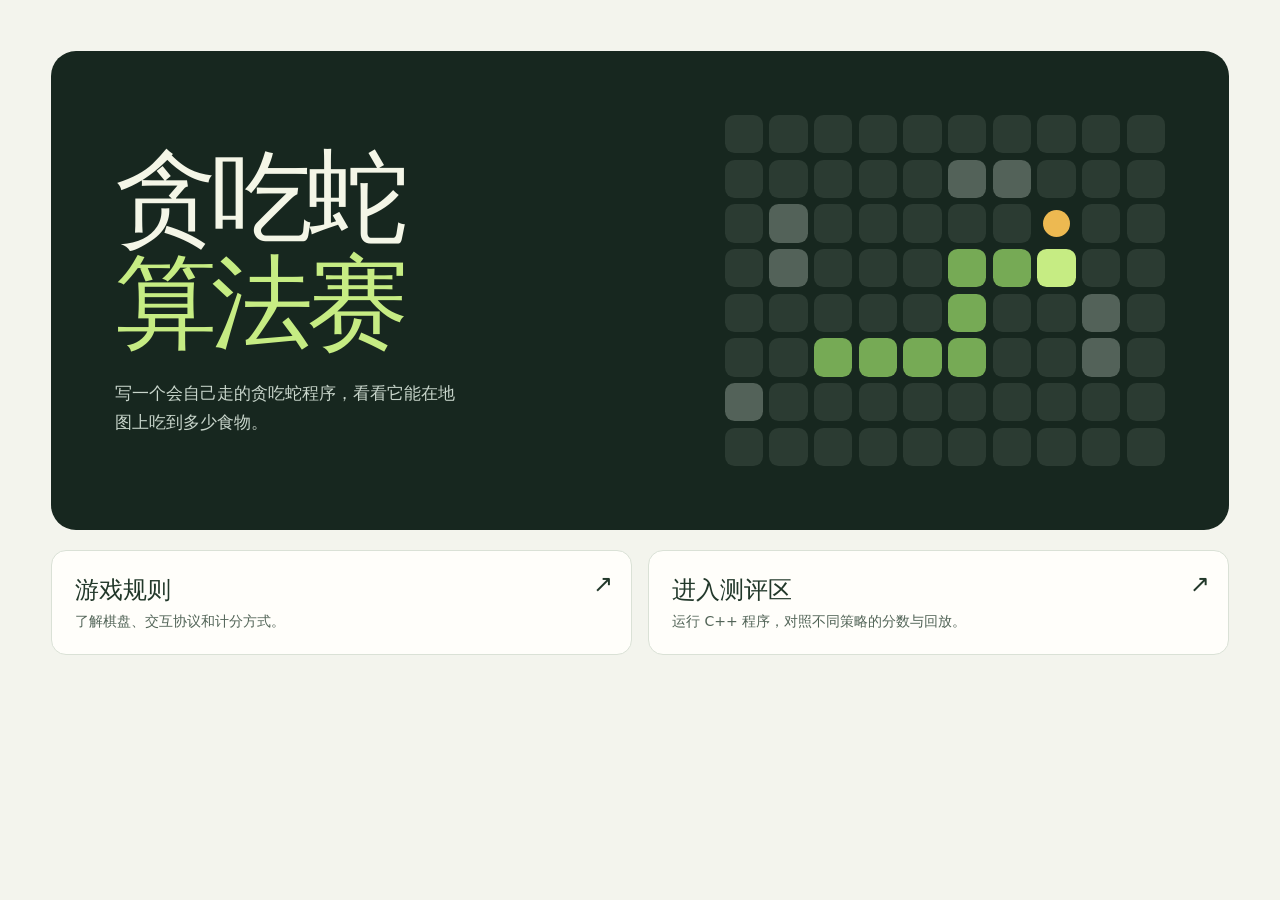
<file: index.html>
<!doctype html>
<html lang="zh-CN">
<head>
    <meta charset="utf-8">
    <meta name="viewport" content="width=device-width, initial-scale=1">
    <title>封面 · 贪吃蛇算法赛</title>
    <link rel="stylesheet" href="/style.css">
</head>
<body>
    <main class="shell project-shell">
        <header class="cover-hero">
            <div><h1>贪吃蛇<br><span>算法赛</span></h1><p>写一个会自己走的贪吃蛇程序，看看它能在地图上吃到多少食物。</p></div>
            <div class="cover-board" aria-hidden="true"><i></i><i></i><i></i><i></i><i></i><i></i><i></i><i></i><i></i><i></i><i></i><i></i><i></i><i></i><i></i><i class="wall"></i><i class="wall"></i><i></i><i></i><i></i><i></i><i class="wall"></i><i></i><i></i><i></i><i></i><i></i><i class="food"></i><i></i><i></i><i></i><i class="wall"></i><i></i><i></i><i></i><i class="snake"></i><i class="snake"></i><i class="head"></i><i></i><i></i><i></i><i></i><i></i><i></i><i></i><i class="snake"></i><i></i><i></i><i class="wall"></i><i></i><i></i><i></i><i class="snake"></i><i class="snake"></i><i class="snake"></i><i class="snake"></i><i></i><i></i><i class="wall"></i><i></i><i class="wall"></i><i></i><i></i><i></i><i></i><i></i><i></i><i></i><i></i><i></i><i></i><i></i><i></i><i></i><i></i><i></i><i></i><i></i><i></i><i></i></div>
        </header>
        <section class="cover-links" aria-label="选择入口">
            <a class="cover-card" href="/rules"><h2>游戏规则</h2><p>了解棋盘、交互协议和计分方式。</p><span class="cover-arrow" aria-hidden="true">↗</span></a>
            <a class="cover-card" href="/evaluate"><h2>进入测评区</h2><p>运行 C++ 程序，对照不同策略的分数与回放。</p><span class="cover-arrow" aria-hidden="true">↗</span></a>
        </section>
    </main>
</body>
</html>
</file>
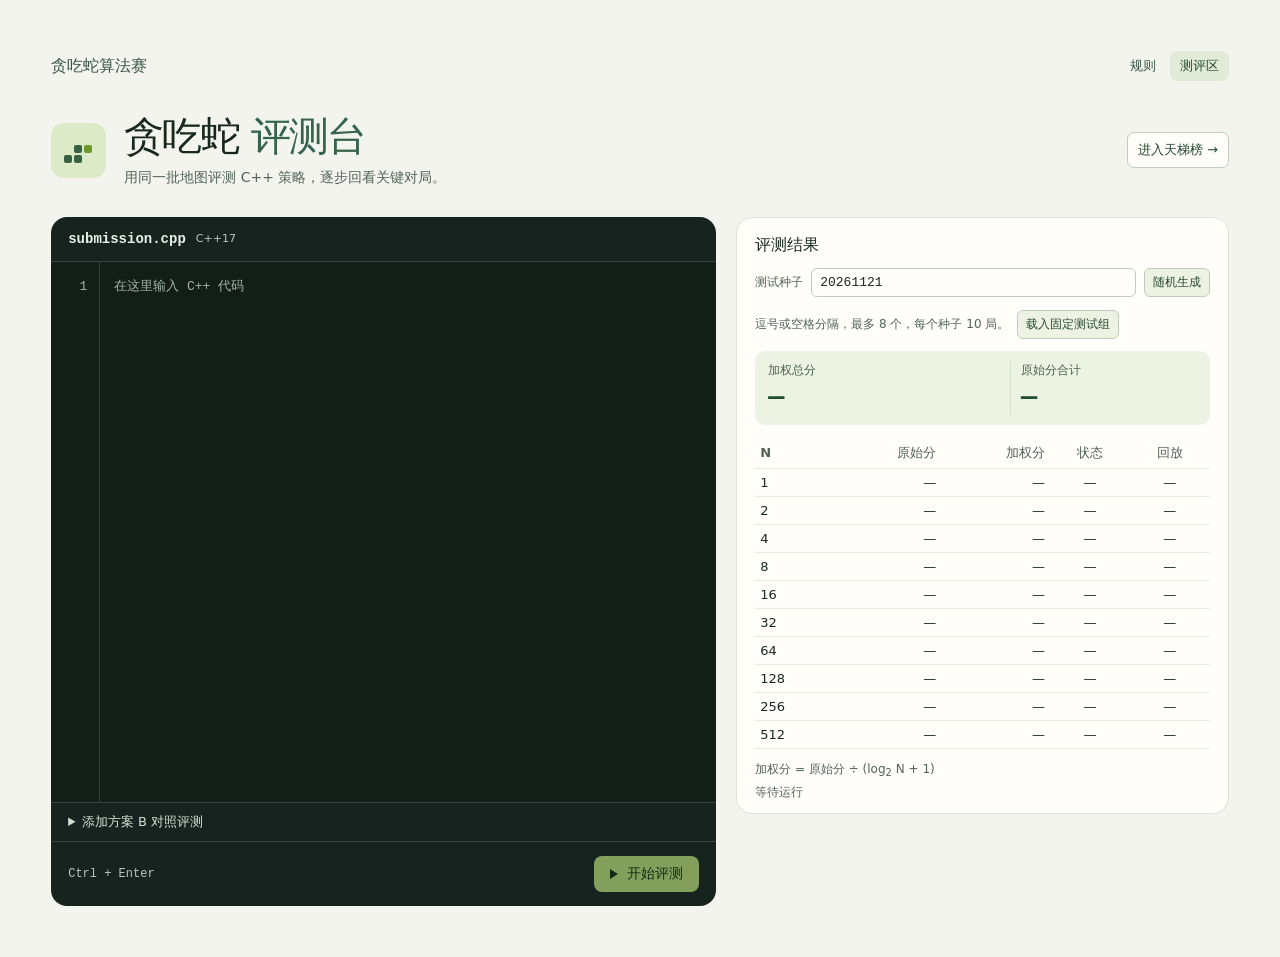
<file: evaluate.html>
<!doctype html>
<html lang="zh-CN">
<head>
    <meta charset="utf-8">
    <meta name="viewport" content="width=device-width, initial-scale=1">
    <title>贪吃蛇 · 本地评测</title>
    <link rel="stylesheet" href="/style.css">
    <script type="module" src="/app.js"></script>
</head>
<body>
    <main class="shell project-shell">
        <nav class="project-nav" aria-label="主导航"><a class="project-brand" href="/">贪吃蛇算法赛</a><div><a href="/rules">规则</a><a href="/evaluate" aria-current="page">测评区</a></div></nav>
        <header class="masthead">
            <div class="mark" aria-hidden="true"><i></i><i></i><i></i><i></i></div>
            <div>
                <h1>贪吃蛇 <span>评测台</span></h1>
                <p>用同一批地图评测 C++ 策略，逐步回看关键对局。</p>
            </div>
            <a class="prompt-link" href="/ladder">进入天梯榜 →</a>
        </header>
        <div class="workspace">
            <section class="editor-panel" aria-labelledby="editor-title">
                <header class="editor-header">
                    <div>
                        <h2 id="editor-title">submission.cpp</h2>
                        <span class="language">C++17</span>
                    </div>
                </header>
                <div class="editor-body">
                    <pre id="line-numbers" aria-hidden="true">1</pre>
                    <textarea id="source" aria-label="C++ 源代码" placeholder="在这里输入 C++ 代码" spellcheck="false" autocapitalize="off" autocomplete="off" wrap="off"></textarea>
                </div>
                <details class="compare-editor">
                    <summary>添加方案 B 对照评测</summary>
                    <textarea id="source-b" aria-label="方案 B 的 C++ 源代码" placeholder="粘贴第二份 C++ 代码，两份方案使用相同种子。" spellcheck="false" wrap="off"></textarea>
                </details>
                <footer class="editor-footer">
                    <span>Ctrl + Enter</span>
                    <button id="run" type="button" class="run" disabled><span class="play" aria-hidden="true"></span><span id="run-text">开始评测</span></button>
                </footer>
            </section>
            <section class="results-panel" aria-labelledby="results-title">
                <header class="results-header">
                    <h2 id="results-title">评测结果</h2>
                    <div class="seed-controls">
                        <label for="seed">测试种子</label>
                        <input id="seed" type="text" list="seed-presets" value="20261121" autocomplete="off" aria-describedby="seed-help">
                        <datalist id="seed-presets">
                            <option value="20261121" label="原始测试组"></option>
                            <option value="104729"></option>
                            <option value="271828"></option>
                            <option value="314159"></option>
                            <option value="8675309"></option>
                        </datalist>
                        <button id="random-seed" class="seed-button" type="button">随机生成</button>
                    </div>
                    <div class="batch-controls"><small id="seed-help">逗号或空格分隔，最多 8 个，每个种子 10 局。</small><button id="preset-batch" class="seed-button" type="button">载入固定测试组</button></div>
                    <section id="comparison" class="comparison" aria-label="批量评测汇总" hidden>
                        <p id="comparison-summary"></p>
                        <table><thead id="batch-head"></thead><tbody id="batch-rows"></tbody></table>
                    </section>
                    <div id="result-tools" class="result-tools" hidden>
                        <label for="result-select">查看逐局结果</label><select id="result-select"></select>
                        <button id="export" class="seed-button" type="button">导出 JSON</button>
                    </div>
                    <dl class="scores">
                        <div>
                            <dt>加权总分</dt>
                            <dd id="weighted-total">—</dd>
                        </div>
                        <div>
                            <dt>原始分合计</dt>
                            <dd id="raw-total">—</dd>
                        </div>
                    </dl>
                </header>
                <table>
                    <thead><tr><th scope="col"><i>N</i></th><th scope="col">原始分</th><th scope="col">加权分</th><th scope="col">状态</th><th scope="col">回放</th></tr></thead>
                    <tbody id="cases"></tbody>
                </table>
                <footer class="results-footer">
                    <div>加权分 = 原始分 ÷ (log<sub>2</sub> <i>N</i> + 1)</div>
                    <p id="status" role="status" aria-live="polite">等待运行</p>
                    <pre id="diagnostics" hidden></pre>
                </footer>
            </section>
        </div>
        <section id="replay-panel" class="results-panel replay-panel" aria-labelledby="replay-title" hidden>
            <h2 id="replay-title">对局回放</h2>
            <div class="replay-layout">
                <canvas id="board" width="440" height="440" role="img" aria-label="20×20 贪吃蛇棋盘"></canvas>
                <div>
                    <p id="replay-meta"></p>
                    <p id="replay-state" aria-live="polite"></p>
                    <div class="replay-controls">
                        <button id="previous-step" class="seed-button" type="button">上一步</button>
                        <button id="play-replay" class="seed-button" type="button">播放</button>
                        <button id="next-step" class="seed-button" type="button">下一步</button>
                    </div>
                    <label for="replay-step">跳转到步数</label>
                    <input id="replay-step" type="range" min="0" max="0" value="0">
                    <p class="board-legend">绿：蛇头与蛇身　黄：食物　深灰：墙和障碍　红框：碰撞目标</p>
                </div>
            </div>
        </section>
    </main>
</body>
</html>
</file>
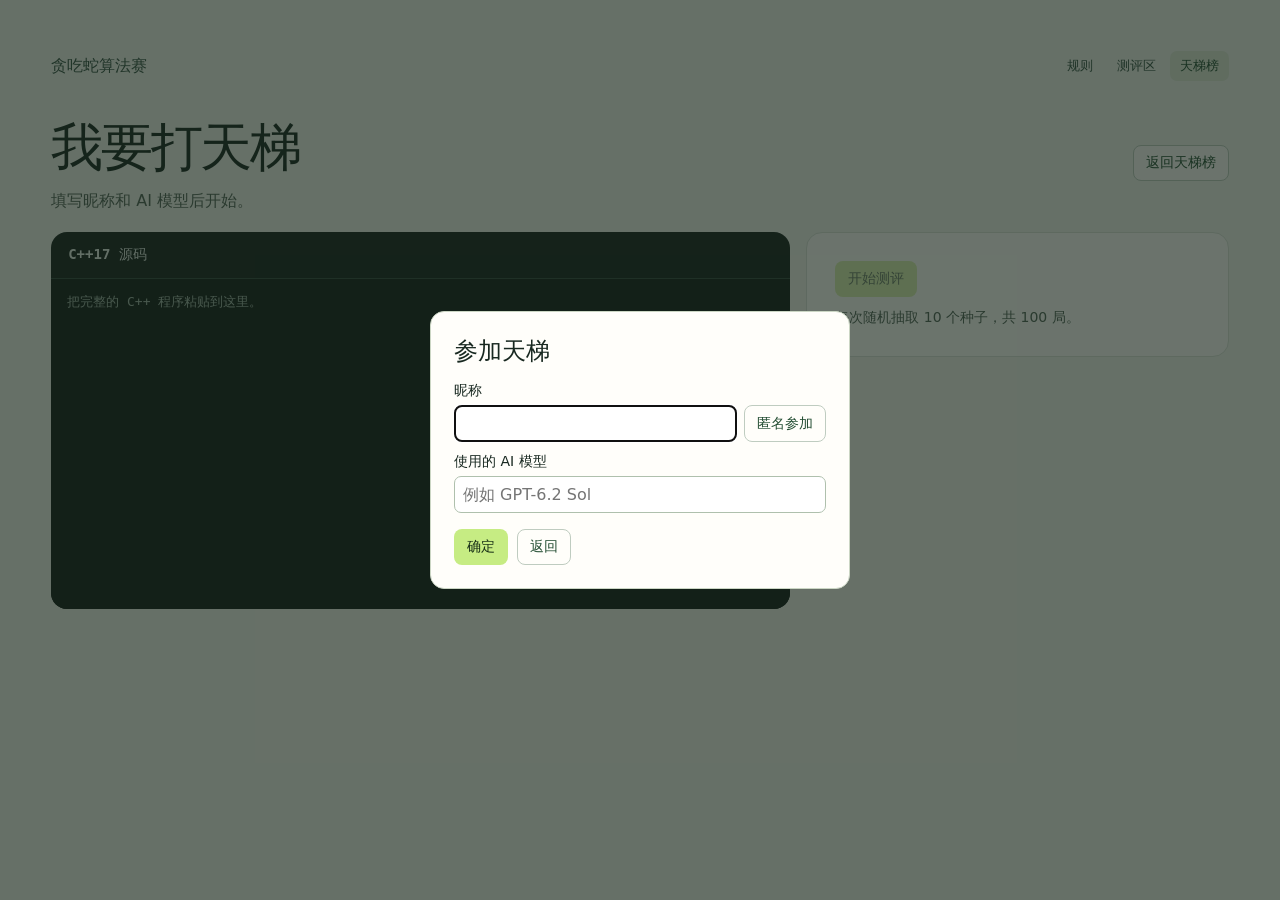
<file: ladder-play.html>
<!doctype html>
<html lang="zh-CN">
<head>
    <meta charset="utf-8">
    <meta name="viewport" content="width=device-width, initial-scale=1">
    <title>打天梯 · 贪吃蛇算法赛</title>
    <link rel="stylesheet" href="/style.css">
    <script type="module" src="/ladder-play.js"></script>
</head>
<body>
    <main class="shell project-shell">
        <nav class="project-nav" aria-label="主导航"><a class="project-brand" href="/">贪吃蛇算法赛</a><div><a href="/rules">规则</a><a href="/evaluate">测评区</a><a href="/ladder" aria-current="page">天梯榜</a></div></nav>
        <header class="page-heading page-heading-actions"><div><h1>我要打天梯</h1><p id="identity-text">填写昵称和 AI 模型后开始。</p></div><a class="secondary-link" href="/ladder">返回天梯榜</a></header>
        <div class="ladder-workspace">
            <section class="editor-panel" aria-labelledby="ladder-source-title">
                <header class="editor-header"><h2 id="ladder-source-title">C++17 源码</h2></header>
                <textarea id="ladder-source" aria-labelledby="ladder-source-title" placeholder="把完整的 C++ 程序粘贴到这里。" spellcheck="false" wrap="off"></textarea>
            </section>
            <section class="project-panel ladder-start" aria-label="开始天梯测评"><button id="ladder-run" class="primary-link" type="button" disabled>开始测评</button><p id="ladder-run-status" role="status">每次随机抽取 10 个种子，共 100 局。</p><pre id="run-error" class="code-block" hidden></pre></section>
        </div>
        <section id="ladder-result" class="project-panel submission-results" aria-label="本轮测评结果" hidden>
            <h2>本轮测评结果</h2>
            <p id="ladder-best" class="ladder-best"></p>
            <details><summary>查看十个种子的测评记录</summary><div id="test-records"></div></details>
            <div class="page-actions"><button id="ladder-upload" class="primary-link" type="button" hidden>确认上传</button><a id="published-link" class="secondary-link" href="/ladder" hidden>查看已上传记录</a></div>
            <p id="upload-status" role="status"></p>
        </section>
        <dialog id="identity-dialog" class="identity-dialog" aria-labelledby="identity-title">
            <form id="identity-form" method="dialog">
                <h2 id="identity-title">参加天梯</h2>
                <label for="nickname">昵称</label>
                <div class="identity-row"><input id="nickname" required maxlength="40" autocomplete="nickname"><button id="anonymous" class="secondary-link" type="button">匿名参加</button></div>
                <label for="model">使用的 AI 模型</label>
                <input id="model" required maxlength="80" placeholder="例如 GPT-6.2 Sol">
                <div class="page-actions"><button class="primary-link" type="submit">确定</button><a href="/ladder" class="secondary-link">返回</a></div>
            </form>
        </dialog>
    </main>
</body>
</html>
</file>
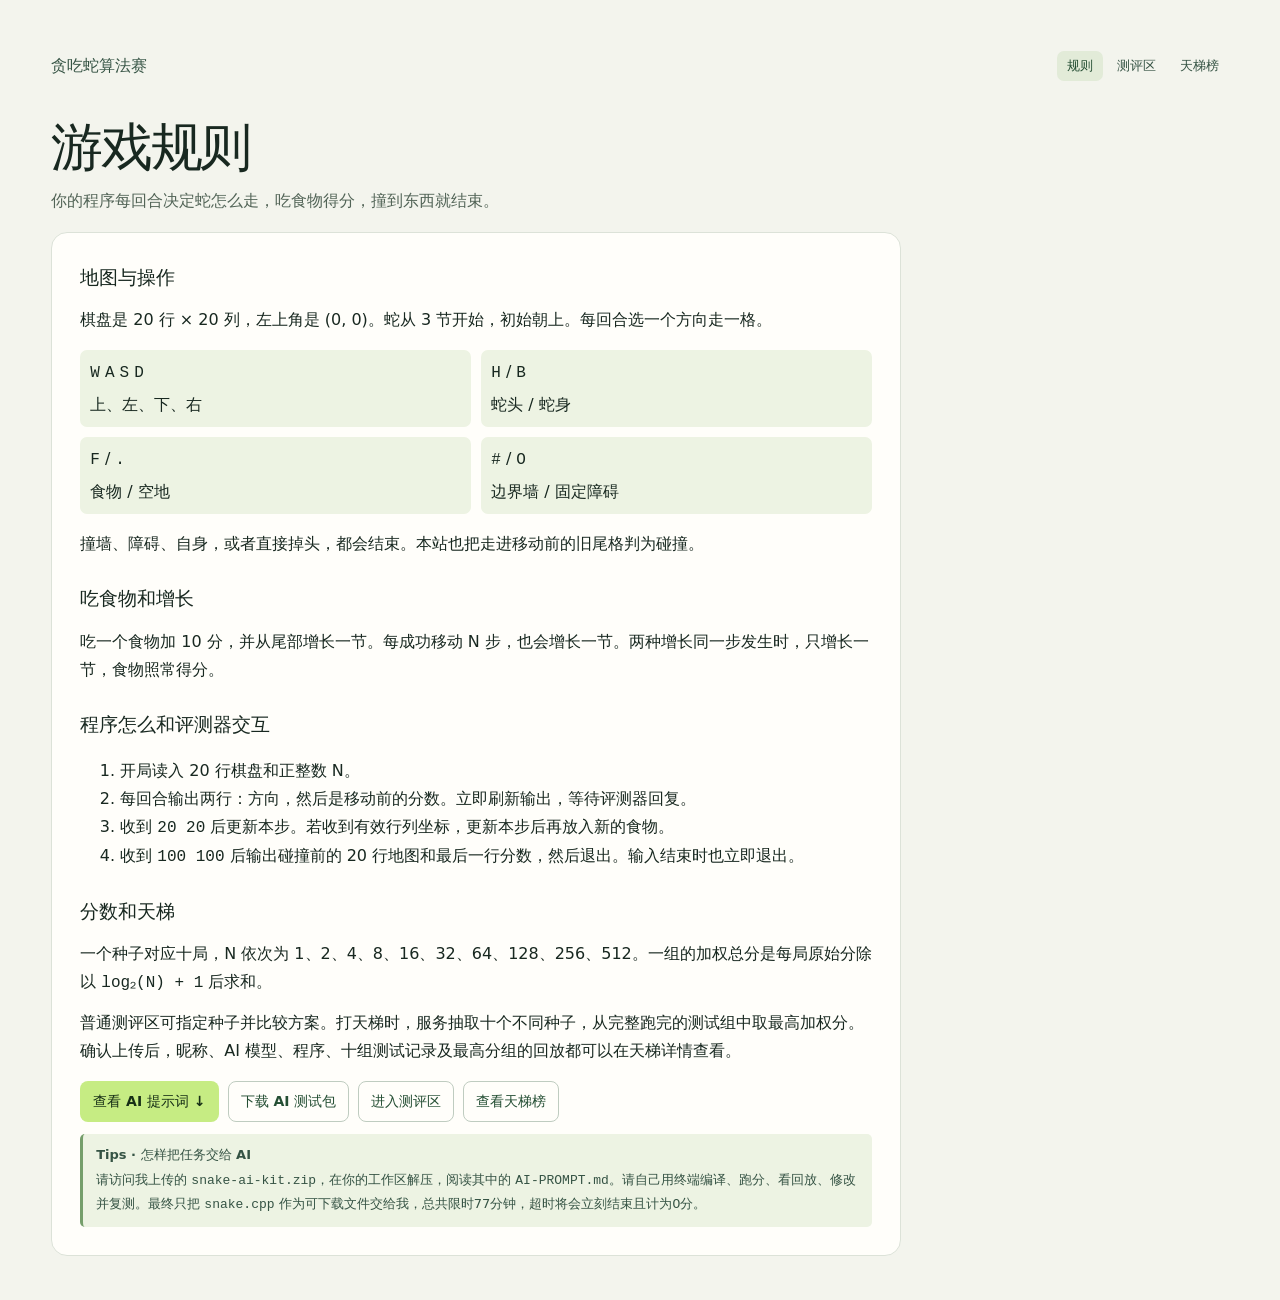
<file: rules.html>
<!doctype html>
<html lang="zh-CN">
<head>
    <meta charset="utf-8">
    <meta name="viewport" content="width=device-width, initial-scale=1">
    <title>游戏规则 · 贪吃蛇算法赛</title>
    <link rel="stylesheet" href="/style.css">
</head>
<body>
    <main class="shell project-shell">
        <nav class="project-nav" aria-label="主导航"><a class="project-brand" href="/">贪吃蛇算法赛</a><div><a href="/rules" aria-current="page">规则</a><a href="/evaluate">测评区</a><a href="/ladder">天梯榜</a></div></nav>
        <header class="page-heading"><h1>游戏规则</h1><p>你的程序每回合决定蛇怎么走，吃食物得分，撞到东西就结束。</p></header>
        <article class="reading-panel">
            <h2>地图与操作</h2>
            <p>棋盘是 20 行 × 20 列，左上角是 (0, 0)。蛇从 3 节开始，初始朝上。每回合选一个方向走一格。</p>
            <dl class="rule-grid"><div><dt><kbd>W</kbd> <kbd>A</kbd> <kbd>S</kbd> <kbd>D</kbd></dt><dd>上、左、下、右</dd></div><div><dt><code>H</code> / <code>B</code></dt><dd>蛇头 / 蛇身</dd></div><div><dt><code>F</code> / <code>.</code></dt><dd>食物 / 空地</dd></div><div><dt><code>#</code> / <code>O</code></dt><dd>边界墙 / 固定障碍</dd></div></dl>
            <p>撞墙、障碍、自身，或者直接掉头，都会结束。本站也把走进移动前的旧尾格判为碰撞。</p>
            <h2>吃食物和增长</h2>
            <p>吃一个食物加 10 分，并从尾部增长一节。每成功移动 N 步，也会增长一节。两种增长同一步发生时，只增长一节，食物照常得分。</p>
            <h2>程序怎么和评测器交互</h2>
            <ol>
                <li>开局读入 20 行棋盘和正整数 N。</li>
                <li>每回合输出两行：方向，然后是移动前的分数。立即刷新输出，等待评测器回复。</li>
                <li>收到 <code>20 20</code> 后更新本步。若收到有效行列坐标，更新本步后再放入新的食物。</li>
                <li>收到 <code>100 100</code> 后输出碰撞前的 20 行地图和最后一行分数，然后退出。输入结束时也立即退出。</li>
            </ol>
            <h2>分数和天梯</h2>
            <p>一个种子对应十局，N 依次为 1、2、4、8、16、32、64、128、256、512。一组的加权总分是每局原始分除以 <code>log₂(N) + 1</code> 后求和。</p>
            <p>普通测评区可指定种子并比较方案。打天梯时，服务抽取十个不同种子，从完整跑完的测试组中取最高加权分。确认上传后，昵称、AI 模型、程序、十组测试记录及最高分组的回放都可以在天梯详情查看。</p>
            <footer class="page-actions"><a class="primary-link" href="/prompt.md" download="snake-ai-prompt.md">查看 AI 提示词 ↓</a><a class="secondary-link" href="/ai-kit.zip" download="snake-ai-kit.zip">下载 AI 测试包</a><a class="secondary-link" href="/evaluate">进入测评区</a><a class="secondary-link" href="/ladder">查看天梯榜</a></footer>
            <aside class="ai-handoff-tip" aria-label="怎样把任务交给 AI">
                <strong>Tips · 怎样把任务交给 AI</strong>
                <p>请访问我上传的 <code>snake-ai-kit.zip</code>，在你的工作区解压，阅读其中的 <code>AI-PROMPT.md</code>。请自己用终端编译、跑分、看回放、修改并复测。最终只把 <code>snake.cpp</code> 作为可下载文件交给我，总共限时77分钟，超时将会立刻结束且计为0分。</p>
            </aside>
        </article>
    </main>
</body>
</html>
</file>
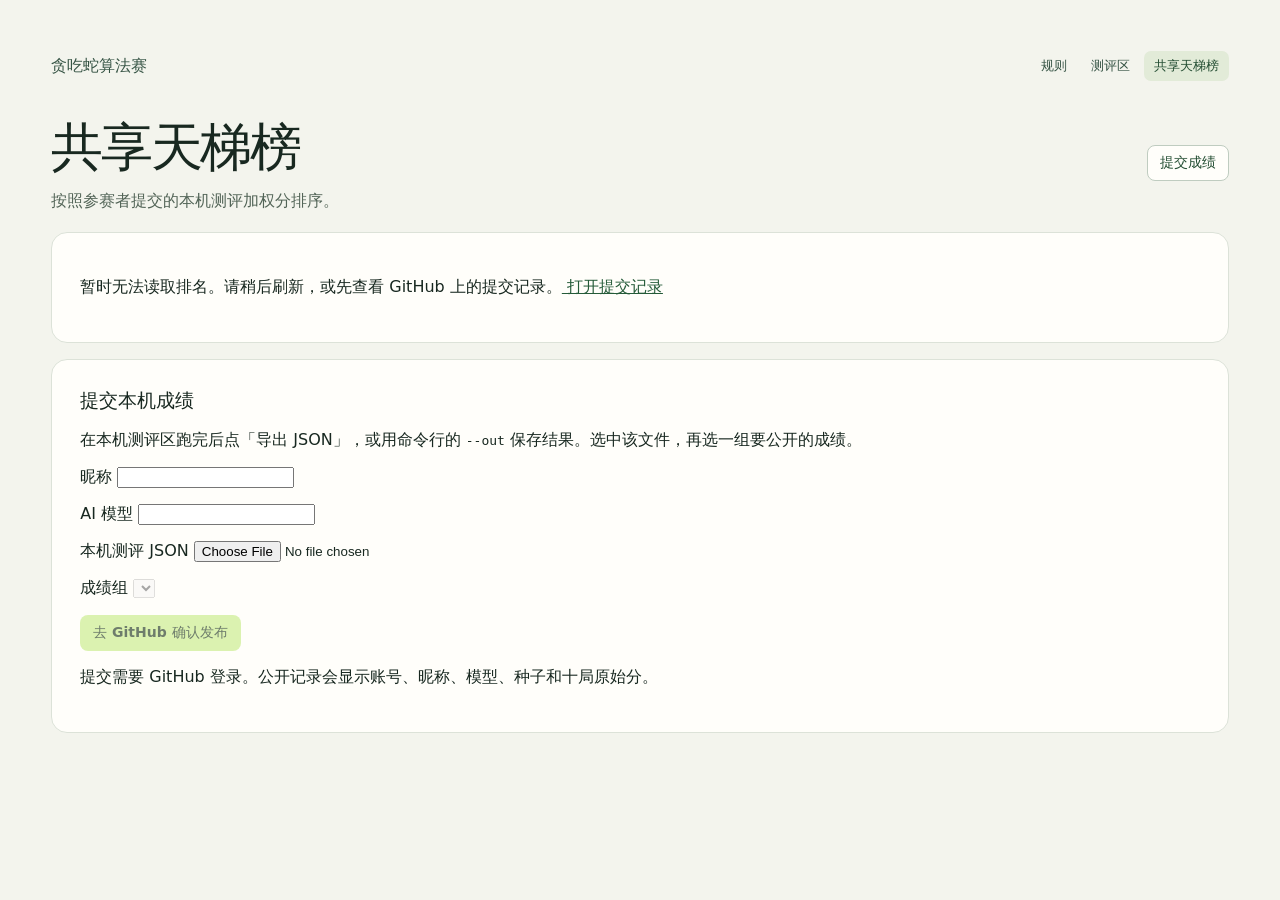
<file: shared-ladder.html>
<!doctype html>
<html lang="zh-CN">
<head>
<meta charset="utf-8">
<meta name="viewport" content="width=device-width, initial-scale=1">
<title>共享天梯榜 · 贪吃蛇算法赛</title>
<link rel="stylesheet" href="./style.css">
</head>
<body>
<main class="shell project-shell">
  <nav class="project-nav" aria-label="主导航">
    <a class="project-brand" href="./">贪吃蛇算法赛</a>
    <div><a href="./rules.html">规则</a><a href="./evaluate.html">测评区</a><a href="./shared-ladder.html" aria-current="page">共享天梯榜</a></div>
  </nav>
  <header class="page-heading page-heading-actions">
    <div><h1>共享天梯榜</h1><p>按照参赛者提交的本机测评加权分排序。</p></div>
    <a class="secondary-link" href="#submit">提交成绩</a>
  </header>
  <section class="project-panel" aria-label="公开排名">
    <p id="rank-status" role="status">正在读取榜单…</p>
    <div class="table-scroll">
      <table id="ranking" hidden aria-label="公开排行榜">
        <thead><tr><th scope="col">排名</th><th scope="col">昵称</th><th scope="col">AI 模型</th><th scope="col">加权分</th><th scope="col">种子</th><th scope="col">记录</th></tr></thead>
        <tbody id="rank-rows"></tbody>
      </table>
    </div>
  </section>
  <section id="submit" class="project-panel submission-results">
    <h2>提交本机成绩</h2>
    <p>在本机测评区跑完后点「导出 JSON」，或用命令行的 <code>--out</code> 保存结果。选中该文件，再选一组要公开的成绩。</p>
    <form id="score-form">
      <p><label for="nick">昵称</label> <input id="nick" required maxlength="40" autocomplete="nickname"></p>
      <p><label for="model">AI 模型</label> <input id="model" required maxlength="80"></p>
      <p><label for="report">本机测评 JSON</label> <input id="report" type="file" accept=".json,application/json" required></p>
      <p><label for="suite">成绩组</label> <select id="suite" required disabled></select></p>
      <button id="publish" class="primary-link" type="submit" disabled>去 GitHub 确认发布</button>
      <p>提交需要 GitHub 登录。公开记录会显示账号、昵称、模型、种子和十局原始分。</p>
      <p id="submit-status" role="status"></p>
    </form>
  </section>
</main>
<script type="module">
const repo = 'ljr0724/snake';
const title = '[Snake OJ] 天梯成绩';
const prefix = '<!-- snake-oj-score-v1 ';
const suffix = ' -->';
const Ns = [1,2,4,8,16,32,64,128,256,512];

function validRaw(raw) {
    return Array.isArray(raw) && raw.length === Ns.length &&
        raw.every(score => Number.isInteger(score) && score >= 0 && score <= 150000 && score % 10 === 0);
}
function total(raw) {
    return raw.reduce((sum, score, index) => sum + score / (index + 1), 0);
}
function validSeed(seed) {
    return Number.isInteger(seed) && seed >= 0 && seed <= 4294967295;
}
function collect(report) {
    const sources = report?.format === 'snake-oj-result-v1' ? report.submissions :
        report?.format === 'snake-oj-cli-v1' ? [report] : [];
    return (Array.isArray(sources) ? sources : []).flatMap((source, index) =>
        (Array.isArray(source?.suites) ? source.suites : []).flatMap(suite => {
            if (!validSeed(suite?.seed) || !Number.isFinite(suite.weightedTotal) ||
                !Array.isArray(suite.cases) || suite.cases.length !== Ns.length) return [];
            const byN = new Map(suite.cases.filter(item => item?.status === 'collision').map(item => [item.n,item.score]));
            const raw = Ns.map(n => byN.get(n));
            if (!validRaw(raw) || Math.abs(total(raw) - suite.weightedTotal) > 0.0001) return [];
            return [{ label: sources.length > 1 ? '方案 ' + String.fromCharCode(65 + index) + ' · ' : '',
                seed:suite.seed, raw }];
        })).sort((a,b) => total(b.raw)-total(a.raw));
}
function unpack(issue) {
    if (issue.pull_request || issue.title !== title || !Number.isSafeInteger(issue.number)) return null;
    const line = (issue.body ?? '').split(/\r?\n/,1)[0];
    if (!line.startsWith(prefix) || !line.endsWith(suffix)) return null;
    try {
        const record = JSON.parse(decodeURIComponent(line.slice(prefix.length, -suffix.length)));
        if (typeof record.nickname !== 'string' || !record.nickname.trim() || record.nickname.length > 40 ||
            typeof record.model !== 'string' || !record.model.trim() || record.model.length > 80 ||
            !validSeed(record.seed) || !validRaw(record.raw)) return null;
        return { ...record, score:total(record.raw), number:issue.number };
    } catch {
        return null;
    }
}

const get = id => document.getElementById(id);
const status = get('rank-status');
async function loadRanking() {
    try {
        const entries = [];
        for (let page = 1; ; page++) {
            const response = await fetch('https://api.github.com/repos/' + repo +
                '/issues?state=open&per_page=100&page=' + page);
            if (!response.ok) throw new Error('rank API');
            const issues = await response.json();
            entries.push(...issues.map(unpack).filter(Boolean));
            if (issues.length < 100) break;
        }
        entries.sort((a,b) => b.score-a.score || a.number-b.number);
        entries.forEach((entry,index) => {
            const row = get('rank-rows').insertRow();
            for (const value of [index+1,entry.nickname,entry.model,entry.score.toFixed(4),entry.seed]) {
                row.insertCell().textContent = value;
            }
            const link = document.createElement('a');
            link.href = 'https://github.com/' + repo + '/issues/' + entry.number;
            link.textContent = '查看成绩';
            row.insertCell().append(link);
        });
        get('ranking').hidden = !entries.length;
        status.textContent = entries.length ? '' : '目前还没有公开成绩。';
        status.hidden = entries.length > 0;
    } catch {
        status.textContent = '暂时无法读取排名。请稍后刷新，或先查看 GitHub 上的提交记录。';
        const link = document.createElement('a');
        link.href = 'https://github.com/' + repo + '/issues';
        link.textContent = ' 打开提交记录';
        status.append(link);
    }
}

const input = get('report');
const selection = get('suite');
const publish = get('publish');
const feedback = get('submit-status');
let suites = [];
input.addEventListener('change', async () => {
    const file = input.files[0];
    selection.replaceChildren();
    selection.disabled = publish.disabled = true;
    suites = [];
    feedback.textContent = '';
    if (!file) return;
    try {
        const content = await file.text();
        if (file !== input.files[0]) return;
        suites = collect(JSON.parse(content));
        if (!suites.length) throw new Error('这个文件没有完整完成的十局成绩。');
        for (const [index,suite] of suites.entries()) {
            selection.add(new Option(suite.label + '种子 ' + suite.seed + ' · ' + total(suite.raw).toFixed(4), index));
        }
        selection.disabled = publish.disabled = false;
    } catch (error) {
        if (file === input.files[0]) feedback.textContent = error instanceof SyntaxError ? '文件不是有效的 JSON。' : error.message;
    }
});
get('score-form').addEventListener('submit', event => {
    event.preventDefault();
    const suite = suites[Number(selection.value)];
    const nickname = get('nick').value.trim();
    const model = get('model').value.trim();
    if (!suite || !nickname || !model) {
        feedback.textContent = '请填写昵称和模型，并选择一个完整成绩组。';
        return;
    }
    const record = { nickname,model,seed:suite.seed,raw:suite.raw };
    const metadata = encodeURIComponent(JSON.stringify(record)).replace(/-/g,'%2D');
    const body = [prefix + metadata + suffix, '', '本机测评成绩（自报）', '',
        '种子：' + suite.seed, '加权分：' + total(suite.raw).toFixed(4), '',
        '| N | 原始分 |', '| --- | --- |', ...Ns.map((n,index) => '| ' + n + ' | ' + suite.raw[index] + ' |')].join('\n');
    const url = new URL('https://github.com/' + repo + '/issues/new');
    url.search = new URLSearchParams({title,body});
    location.assign(url.href);
});
loadRanking();
</script>
</body>
</html>
</file>
<file: style.css>
:root {
    color-scheme: light;
    font-family: "Microsoft YaHei", "PingFang SC", system-ui, sans-serif;
    color: #182820;
    background: #f3f4ed;
    font-synthesis: none;
}
* { box-sizing: border-box; }
body { margin: 0; }
button, textarea { font: inherit; }
button { cursor: pointer; }
button:disabled { cursor: default; opacity: .62; }
button:focus-visible { outline: 3px solid #6b9df0; outline-offset: 3px; }
.shell { max-width: 1440px; margin: auto; padding: clamp(22px, 4vw, 58px); }
.masthead { display: flex; gap: 18px; align-items: center; margin-bottom: 30px; }
.masthead h1 { font-size: clamp(25px, 3.1vw, 40px); letter-spacing: -.045em; margin: 0; line-height: 1.2; }
.masthead h1 span { color: #35644a; }
.masthead p { color: #526457; margin: 8px 0 0; font-size: 14px; }
.mark { width: 55px; height: 55px; flex: 0 0 auto; border-radius: 13px; position: relative; background: #dceac8; }
.mark i { position: absolute; width: 8px; height: 8px; border-radius: 2px; background: #376243; }
.mark i:nth-child(1) { left: 13px; top: 32px; }
.mark i:nth-child(2) { left: 23px; top: 32px; }
.mark i:nth-child(3) { left: 23px; top: 22px; }
.mark i:nth-child(4) { left: 33px; top: 22px; background: #6d972b; }
.workspace { display: grid; grid-template-columns: minmax(0, 1.35fr) minmax(310px, 1fr); gap: 20px; align-items: start; }
.editor-panel, .results-panel { border-radius: 16px; overflow: hidden; }
.editor-panel { color: #e8efe9; background: #17231e; }
.editor-header, .editor-footer { display: flex; align-items: center; justify-content: space-between; gap: 12px; padding: 14px 17px; }
.editor-header { border-bottom: 1px solid #34483f; }
.editor-header > div { display: flex; flex-wrap: wrap; align-items: center; gap: 10px; }
.editor-header h2 { margin: 0; font: 600 14px ui-monospace, Consolas, monospace; }
.language { color: #b4cabd; font-size: 11px; }
.editor-body { display: flex; min-height: 370px; height: clamp(385px, 60vh, 650px); background: #141e19; }
#line-numbers, #source { margin: 0; padding: 14px 0 16px; font: 13px/22px ui-monospace, Consolas, monospace; }
#line-numbers { padding-inline: 12px; color: #a1b4a7; text-align: right; width: 49px; flex: 0 0 auto; overflow: hidden; user-select: none; border-right: 1px solid #2d3e33; }
#source { display: block; flex: 1; width: 100%; min-width: 0; height: 100%; border: 0; border-radius: 0; resize: none; padding-inline: 14px; background: transparent; color: #e9f1e7; tab-size: 4; }
#source::placeholder { color: #a1b4a7; }
#source:focus { outline: 2px solid #6b9df0; outline-offset: -2px; }
.editor-footer { border-top: 1px solid #34483f; }
.editor-footer > span { font: 12px ui-monospace, Consolas, monospace; color: #b4cabd; }
.run { display: inline-flex; align-items: center; gap: 9px; padding: 9px 16px; border: 0; border-radius: 8px; background: #c6ec83; color: #163210; font-size: 14px; font-weight: 700; }
.run:hover:not(:disabled) { background: #d6f4a2; }
.play { display: inline-block; width: 0; height: 0; border-top: 5px solid transparent; border-bottom: 5px solid transparent; border-left: 8px solid currentColor; }
.results-panel { background: #fffefa; border: 1px solid #dce2d8; }
.results-header { padding: 17px 18px 0; }
.results-header h2 { font-size: 16px; margin: 0 0 12px; }
.seed-controls { display: flex; align-items: center; gap: 8px; margin: 0 0 13px; }
.seed-controls label { color: #506254; font-size: 12px; white-space: nowrap; }
.seed-controls input { flex: 1; min-width: 0; width: 100%; padding: 6px 8px; border: 1px solid #bfcbbc; border-radius: 6px; background: #fffefa; color: #182820; font: 13px ui-monospace, Consolas, monospace; }
.seed-button { padding: 5px 8px; border: 1px solid #bfcbbc; border-radius: 6px; background: #edf3e3; color: #26482f; font-size: 12px; white-space: nowrap; }
.seed-button:hover:not(:disabled) { background: #e0edce; }
.scores { display: grid; grid-template-columns: 1.25fr 1fr; gap: 8px; background: #edf3e3; border-radius: 10px; margin: 0 0 13px; padding: 11px 13px; }
.scores dt { color: #4a624b; font-size: 12px; }
.scores dd { margin: 4px 0 0; font: 700 clamp(19px, 2.1vw, 31px)/1.15 ui-monospace, Consolas, monospace; color: #244e33; }
.scores > div + div { padding-left: 10px; border-left: 1px solid #d6dfca; }
table { width: calc(100% - 36px); margin: 0 18px; border-collapse: collapse; font-size: 13px; font-variant-numeric: tabular-nums; }
th, td { padding: 6px 5px; border-bottom: 1px solid #e8ebe2; text-align: right; white-space: nowrap; }
th { color: #506254; font-weight: 600; }
th:first-child, td:first-child { text-align: left; }
th:last-child, td:last-child { text-align: center; }
tr.complete td:last-child { color: #396349; }
tr.failed td:last-child { color: #a43c30; }
.results-footer { padding: 12px 18px; font-size: 12px; color: #526457; }
.results-footer p { margin: 6px 0 0; }
.results-footer p[data-error="true"] { color: #a43c30; font-weight: 700; }
#diagnostics { background: #fbebe6; color: #7d2424; padding: 11px; border-radius: 6px; overflow: auto; max-height: 190px; white-space: pre-wrap; overflow-wrap: anywhere; }
@media (max-width: 760px) {
    .workspace { grid-template-columns: minmax(0, 1fr); }
    .editor-body { height: 390px; }
}
@media (max-width: 380px) {
    .shell { padding-inline: 14px; }
    .editor-header { padding-inline: 12px; }
    .scores dd { font-size: 19px; }
}

[hidden] { display: none !important; }
.prompt-link { margin-inline-start: auto; padding: 8px 10px; border: 1px solid #bfccc0; border-radius: 7px; text-decoration: none; color: #26482f; background: #fffefa; font-size: 13px; white-space: nowrap; }
.prompt-link:hover { background: #e0edce; }
.compare-editor { padding: 10px 17px; border-top: 1px solid #34483f; font-size: 13px; }
.compare-editor summary { cursor: pointer; color: #d1e2d5; }
#source-b { display: block; margin-top: 8px; width: 100%; resize: vertical; min-height: 110px; padding: 9px; background: #141e19; color: #e9f1e7; border: 1px solid #41594c; border-radius: 6px; font: 13px/20px ui-monospace, Consolas, monospace; }
.batch-controls, .result-tools { display: flex; align-items: center; flex-wrap: wrap; gap: 8px; margin-bottom: 12px; }
.batch-controls small, .result-tools label, .comparison p { color: #526457; font-size: 12px; }
.result-tools select { flex: 1; min-width: 105px; padding: 5px 6px; background: #fffefa; border: 1px solid #bfcbbc; border-radius: 6px; color: #182820; }
.comparison { overflow-x: auto; margin: 0 0 12px; }
.comparison p { margin: 0 0 6px; }
.comparison table { width: 100%; margin: 0; }
td:nth-child(4), th:nth-child(4) { text-align: center; }
tr.complete td:nth-child(4) { color: #396349; }
tr.failed td:nth-child(4) { color: #a43c30; }
.replay-panel { margin-top: 20px; padding: 18px; }
.replay-panel h2 { margin: 0 0 13px; font-size: 17px; }
.replay-layout { display: grid; grid-template-columns: minmax(0, 440px) minmax(0, 1fr); align-items: start; gap: 18px; }
#board { display: block; max-width: 100%; height: auto; border: 1px solid #cbd6c4; border-radius: 8px; }
#replay-meta, #replay-state { margin: 0 0 12px; font-size: 14px; }
#replay-step { width: 100%; accent-color: #376243; margin: 5px 0; }
.replay-controls { display: flex; gap: 8px; margin-bottom: 12px; }
.replay-panel label, .board-legend { color: #526457; font-size: 12px; }
@media (max-width: 520px) {
    .masthead { flex-wrap: wrap; }
    .prompt-link { margin-inline-start: 0; }
    .replay-layout { grid-template-columns: 1fr; }
}

.project-shell { max-width: 1280px; }
.project-nav { display: flex; align-items: center; justify-content: space-between; gap: 12px; margin-bottom: 32px; }
.project-nav a { text-decoration: none; color: #355344; }
.project-brand { font-weight: 750; white-space: nowrap; }
.project-nav > div { display: flex; flex-wrap: wrap; gap: 4px; }
.project-nav > div a { padding: 6px 10px; border-radius: 7px; font-size: 13px; }
.project-nav > div a:hover, .project-nav a[aria-current] { background: #e2ebd8; color: #244e33; }
.cover-hero { background: #17271f; color: #f4f6e7; padding: clamp(24px, 5vw, 70px); border-radius: 25px; display: grid; gap: 24px; grid-template-columns: 1.15fr 1fr; align-items: center; }
.cover-hero h1 { margin: 0; font-size: clamp(46px, 8vw, 106px); letter-spacing: -.06em; line-height: 1.03; }
.cover-hero h1 span { color: #c6ec83; }
.cover-hero p { margin: 23px 0 0; color: #c8d5cb; line-height: 1.7; font-size: clamp(13px, 1.45vw, 17px); max-width: 22rem; }
.cover-board { display: grid; grid-template-columns: repeat(10, minmax(0,1fr)); gap: clamp(2px, .5vw, 7px); max-width: 440px; width: 100%; justify-self: end; }
.cover-board i { aspect-ratio: 1; border-radius: 25%; background: #2b3b32; }
.cover-board .wall { background: #536259; }
.cover-board .snake { background: #76aa55; }
.cover-board .head { background: #c6ec83; }
.cover-board .food { background: #edb951; border-radius: 50%; margin: 14%; }
.cover-links { display: grid; grid-template-columns: repeat(2,minmax(0,1fr)); gap: 16px; margin-top: 20px; }
.cover-card { display: block; background: #fffefa; border: 1px solid #dae1d6; color: #22382a; padding: 23px 54px 23px 23px; border-radius: 15px; text-decoration: none; position: relative; }
.cover-card:hover { border-color: #759e6b; background: #f8fbee; }
.cover-card h2 { margin: 0 0 7px; font-size: clamp(17px, 2vw, 24px); }
.cover-card p { margin: 0; color: #526457; font-size: 14px; }
.cover-arrow { position: absolute; right: 18px; top: 19px; font-size: 24px; }
.page-heading { margin: 0 0 20px; }
.page-heading h1 { font-size: clamp(29px, 5vw, 52px); letter-spacing: -.045em; margin: 0; }
.page-heading p { color: #526457; margin: 8px 0 0; }
.page-heading-actions { display: flex; align-items: center; justify-content: space-between; gap: 12px; flex-wrap: wrap; }
.primary-link, .secondary-link { display: inline-flex; align-items: center; justify-content: center; min-height: 36px; border: 1px solid transparent; border-radius: 8px; padding: 7px 12px; color: #244e33; font-size: 14px; text-decoration: none; font-weight: 650; }
.primary-link { background: #c6ec83; color: #172f16; }
.primary-link:hover:not(:disabled) { background: #d7f4ae; }
.secondary-link { border-color: #bfccc0; background: #fffefa; }
.secondary-link:hover:not(:disabled) { background: #edf3e3; }
.project-panel, .reading-panel { background: #fffefa; border: 1px solid #dce2d8; border-radius: 16px; padding: clamp(16px, 3vw, 28px); }
.reading-panel { max-width: 850px; line-height: 1.75; }
.project-panel > h2, .reading-panel > h2 { margin: 0 0 12px; font-size: 19px; }
.reading-panel > h2:not(:first-child) { margin-top: 24px; }
.reading-panel p { margin: 0 0 12px; }
.rule-grid { display: grid; grid-template-columns: repeat(2,minmax(0,1fr)); gap: 10px; }
.rule-grid div { padding: 8px 10px; border-radius: 7px; background: #edf3e3; }
.rule-grid dd { margin: 4px 0 0; }
.rule-grid kbd, .reading-panel code { font-family: ui-monospace, Consolas, monospace; }
.page-actions { display: flex; flex-wrap: wrap; align-items: center; gap: 9px; margin-top: 16px; }
.ai-handoff-tip { margin-top: 12px; padding: 10px 13px; border-left: 3px solid #759e6b; border-radius: 5px; background: #edf3e3; color: #355344; font-size: 13px; }
.ai-handoff-tip p { margin: 3px 0 0; overflow-wrap: anywhere; }
.table-scroll { overflow-x: auto; }
.project-panel table { width: 100%; margin: 0; }
.project-panel th, .project-panel td { text-align: left; padding: 9px; }
.project-panel a { color: #255b39; }
.project-panel a.primary-link { color: #172f16; }
.project-panel td:last-child, .project-panel th:last-child { text-align: right; }
.project-panel td { white-space: normal; overflow-wrap: anywhere; }
#ladder-list tr > :first-child, #ladder-list tr > :nth-child(n+4) { white-space: nowrap; }
.ladder-workspace { display: grid; grid-template-columns: minmax(0, 1.75fr) minmax(220px, 1fr); align-items: start; gap: 16px; }
#ladder-source { display: block; resize: vertical; min-height: 330px; width: 100%; padding: 12px 16px; background: #141e19; color: #e9f1e7; border: 0; font: 13px/22px ui-monospace, Consolas, monospace; }
#ladder-source::placeholder { color: #a1b4a7; }
.ladder-start p, #upload-status, #ladder-status { margin: 10px 0 0; font-size: 14px; line-height: 1.5; color: #526457; }
.submission-results, .entry-code-panel { margin-top: 16px; }
.ladder-best { font-size: 17px; color: #244e33; font-weight: 700; }
.test-record { border-bottom: 1px solid #e0e7db; padding: 8px 0; }
.test-record summary, .submission-results summary { cursor: pointer; color: #244e33; }
.test-record .table-scroll { padding-top: 6px; }
.test-record tr > :nth-child(-n+4) { white-space: nowrap; }
.test-record tr > :nth-child(5) { min-width: 72px; }
.code-block { max-height: 490px; overflow: auto; margin: 0; padding: 13px; background: #17231e; border-radius: 9px; color: #e9f1e7; font: 13px/1.55 ui-monospace, Consolas, monospace; }
#run-error { max-height: 200px; margin-top: 12px; white-space: pre-wrap; overflow-wrap: anywhere; }
.identity-dialog { border: 1px solid #cbd6c4; border-radius: 14px; background: #fffefa; color: #182820; width: min(420px, calc(100vw - 22px)); padding: 23px; }
.identity-dialog::backdrop { background: #142218a0; }
.identity-dialog h2 { margin: 0 0 15px; }
.identity-dialog label { display: block; margin: 11px 0 5px; font-size: 14px; }
.identity-row { display: flex; gap: 7px; }
.identity-dialog input { width: 100%; min-width: 0; padding: 8px; border: 1px solid #afc0ad; border-radius: 7px; font: inherit; }
.identity-row button { white-space: nowrap; }
@media (max-width: 650px) {
    .cover-hero, .cover-links, .ladder-workspace { grid-template-columns: minmax(0, 1fr); }
    .cover-board { justify-self: start; max-width: 280px; }
    .cover-hero h1 br { display: none; }
    .project-nav { align-items: flex-start; margin-bottom: 22px; }
    .project-nav > div { justify-content: flex-end; }
}
</file>
